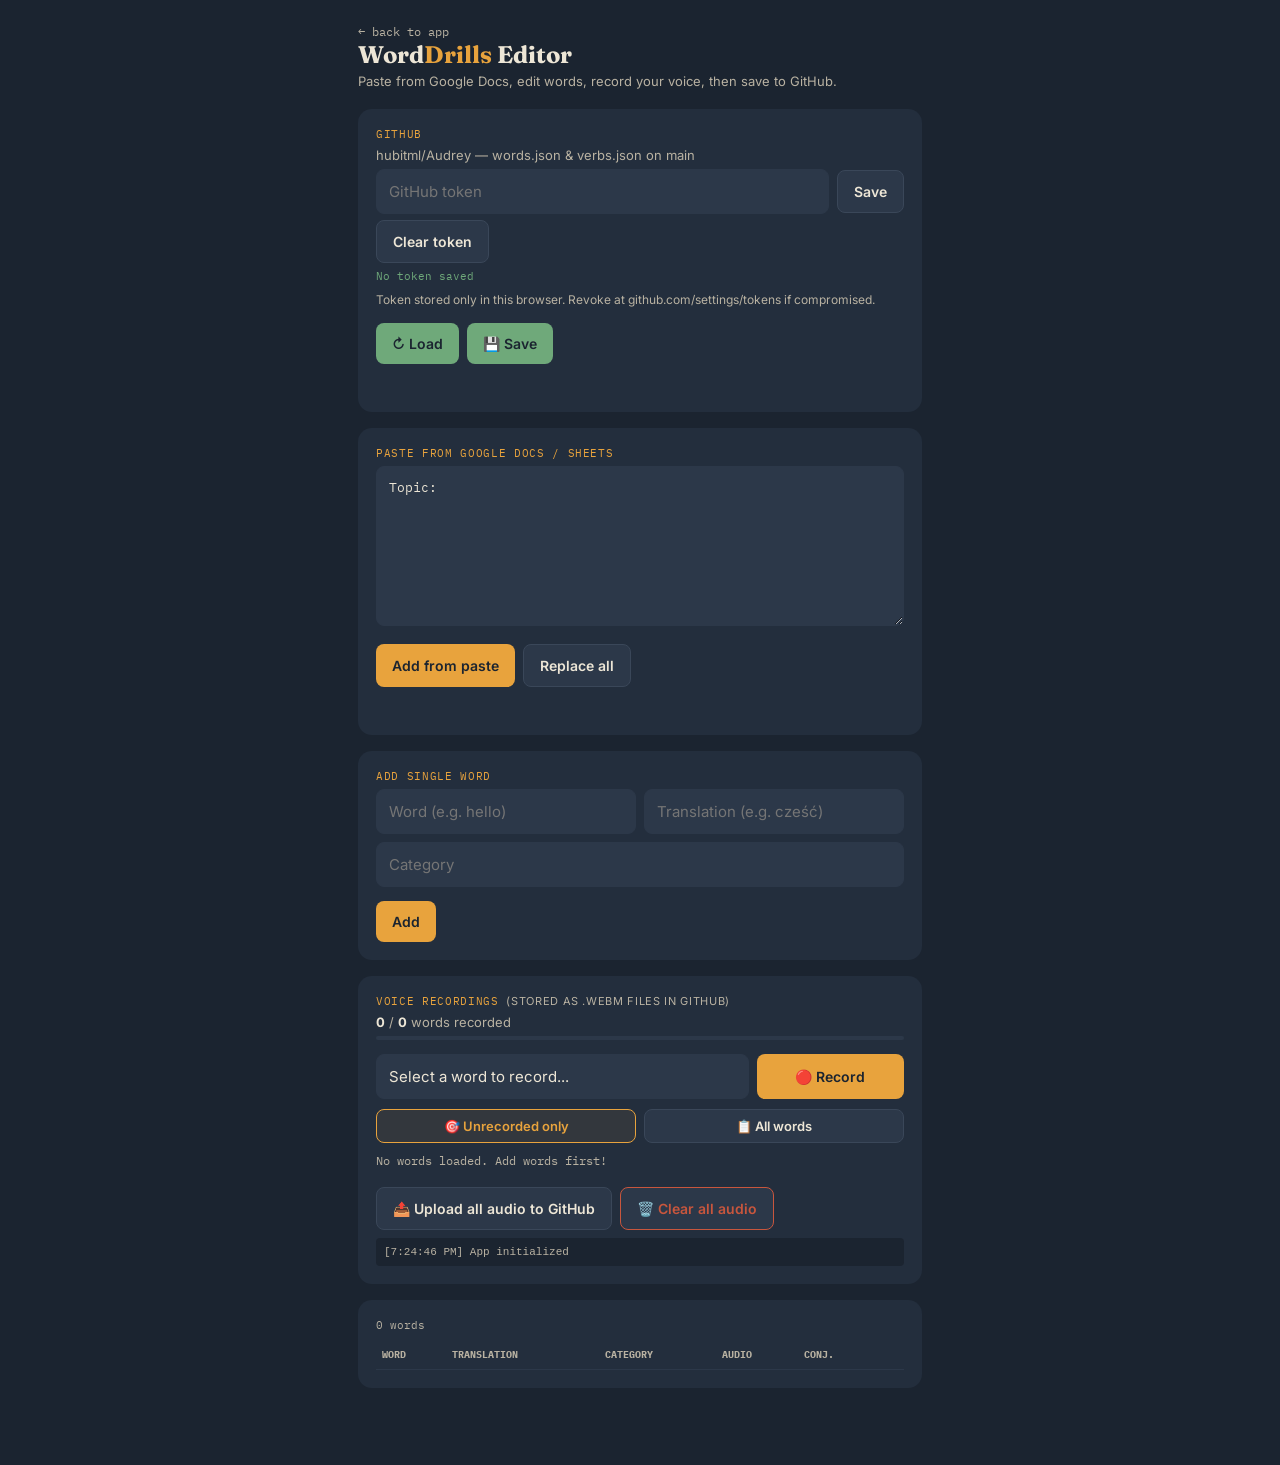
<file: editor.html>
<!DOCTYPE html>
<html lang="en">
<head>
<meta charset="UTF-8">
<meta name="viewport" content="width=device-width, initial-scale=1.0, maximum-scale=1.0">
<title>Word Drills — Editor</title>
<link rel="preconnect" href="https://fonts.googleapis.com">
<link href="https://fonts.googleapis.com/css2?family=Fraunces:opsz,wght@9..144,500;9..144,700&family=Inter:wght@400;500;600;700&family=IBM+Plex+Mono:wght@500&display=swap" rel="stylesheet">
<style>
  :root{
    --ink:#1B2430;
    --surface:#232E3D;
    --surface-2:#2C3849;
    --paper:#EDE6D6;
    --paper-dim:#B9B2A2;
    --amber:#E8A33D;
    --sage:#6FA97A;
    --rust:#C8563D;
    --radius:14px;
  }
  *{box-sizing:border-box;}
  body{
    margin:0;
    background:var(--ink);
    color:var(--paper);
    font-family:'Inter',sans-serif;
    display:flex;
    justify-content:center;
    min-height:100dvh;
  }
  .app{ width:100%; max-width:600px; padding:20px 18px 60px; }
  h1{
    font-family:'Fraunces',serif;
    font-weight:700;
    font-size:24px;
    margin:0 0 4px;
  }
  h1 span{color:var(--amber);}
  .sub{ color:var(--paper-dim); font-size:13px; margin-bottom:20px; }
  .card{ background:var(--surface); border-radius:var(--radius); padding:18px; margin-bottom:16px; }
  label.field-label{
    display:block;
    font-family:'IBM Plex Mono',monospace;
    font-size:11px;
    text-transform:uppercase;
    letter-spacing:0.06em;
    color:var(--amber);
    margin-bottom:6px;
    margin-top:12px;
  }
  label.field-label:first-child{margin-top:0;}
  input, textarea, select{
    width:100%;
    padding:12px;
    border-radius:8px;
    border:1px solid var(--surface-2);
    background:var(--surface-2);
    color:var(--paper);
    font-family:'Inter',sans-serif;
    font-size:15px;
  }
  select{ appearance:none; -webkit-appearance:none; cursor:pointer; }
  textarea{ font-family:'IBM Plex Mono',monospace; font-size:13px; min-height:90px; resize:vertical; }
  .row{ display:flex; gap:8px; align-items:center; }
  .row > *{ flex:1; }
  .row .label-fixed{ flex:0 0 60px; font-size:13px; color:var(--paper-dim); }
  button{
    font-family:'Inter',sans-serif;
    font-weight:600;
    font-size:14px;
    border-radius:8px;
    border:none;
    padding:12px 16px;
    cursor:pointer;
    transition:all 0.2s;
  }
  button:disabled{ opacity:0.5; cursor:not-allowed; }
  .btn-primary{ background:var(--amber); color:var(--ink); }
  .btn-secondary{ background:var(--surface-2); color:var(--paper); border:1px solid #3a4759; }
  .btn-secondary.active{ border-color:var(--amber); color:var(--amber); background:rgba(232,163,61,0.08); }
  .btn-github{ background:var(--sage); color:var(--ink); }
  .btn-row{ display:flex; gap:8px; margin-top:14px; flex-wrap:wrap; }
  table{ width:100%; border-collapse:collapse; margin-top:6px; font-size:14px; }
  th{
    text-align:left;
    font-family:'IBM Plex Mono',monospace;
    font-size:10px;
    text-transform:uppercase;
    color:var(--paper-dim);
    padding:8px 6px;
    border-bottom:1px solid var(--surface-2);
  }
  td{ padding:8px 6px; border-bottom:1px solid var(--surface-2); vertical-align:middle; }
  td input{ padding:8px; font-size:13px; width:100%; }
  .del-btn{
    background:transparent;
    color:var(--rust);
    border:1px solid var(--rust);
    padding:6px 10px;
    font-size:12px;
  }
  .conj-toggle-btn{
    background:transparent;
    color:var(--amber);
    border:1px solid var(--amber);
    padding:4px 8px;
    font-size:11px;
    border-radius:6px;
    cursor:pointer;
  }
  .conj-row{
    display:none;
    background:var(--surface-2);
    padding:10px 8px;
    border-radius:6px;
    margin-top:6px;
  }
  .conj-row.open{ display:block; }
  .conj-row .row{ margin-bottom:4px; }
  .conj-row .row input{ padding:6px; font-size:13px; }
  .conj-row .btn-row{ margin-top:6px; }
  .count-tag{
    font-family:'IBM Plex Mono',monospace;
    font-size:11px;
    color:var(--paper-dim);
    margin-bottom:8px;
  }
  .status{
    font-family:'IBM Plex Mono',monospace;
    font-size:12px;
    color:var(--paper-dim);
    margin-top:10px;
    min-height:20px;
  }
  .status.error{ color:var(--rust); }
  .status.success{ color:var(--sage); }
  a.back-link{
    color:var(--paper-dim);
    font-size:12px;
    text-decoration:none;
    font-family:'IBM Plex Mono',monospace;
  }
  .token-note{
    font-size:12px;
    color:var(--paper-dim);
    margin-top:8px;
    line-height:1.5;
  }
  .token-row{ display:flex; gap:8px; align-items:center; margin-top:6px; }
  .token-row input{ flex:1; }
  .token-saved-tag{
    font-family:'IBM Plex Mono',monospace;
    font-size:11px;
    color:var(--sage);
    margin-top:6px;
  }
  .voice-item{
    display:flex;
    justify-content:space-between;
    align-items:center;
    padding:8px 0;
    border-top:1px solid var(--surface-2);
  }
  .voice-item:first-child{border-top:none;}
  .voice-word{font-weight:600; font-size:15px;}
  .voice-meta{font-size:12px; color:var(--paper-dim); margin-left:8px;}
  .voice-actions{display:flex; gap:6px;}
  .voice-actions button{
    padding:4px 10px;
    border-radius:6px;
    border:1px solid var(--surface-2);
    background:transparent;
    color:var(--paper);
    cursor:pointer;
    font-size:12px;
    transition:all 0.2s;
  }
  .voice-actions button:hover{ border-color:var(--paper-dim); }
  .voice-actions .play-btn{color:var(--sage);}
  .voice-actions .play-btn:hover{border-color:var(--sage);}
  .voice-actions .delete-btn{color:var(--rust);}
  .voice-actions .delete-btn:hover{border-color:var(--rust);}
  .recording-indicator{
    display:inline-block;
    width:10px;
    height:10px;
    border-radius:50%;
    background:var(--rust);
    animation:pulse 1s infinite;
    margin-right:8px;
    vertical-align:middle;
  }
  @keyframes pulse{
    0%,100%{opacity:1;}
    50%{opacity:0.3;}
  }
  .voice-count{ font-size:13px; color:var(--paper-dim); margin-bottom:6px; }
  .voice-count strong{color:var(--paper);}
  .empty-state{
    text-align:center;
    color:var(--paper-dim);
    font-size:13px;
    padding:20px 0;
  }
  .voice-progress-bar{
    height:4px;
    background:var(--surface-2);
    border-radius:2px;
    margin-bottom:14px;
    overflow:hidden;
  }
  .voice-progress-fill{
    height:100%;
    background:var(--sage);
    width:0%;
    transition:width 0.3s;
  }
  .filter-row{ display:flex; gap:8px; margin-bottom:10px; }
  .filter-row button{ flex:1; padding:8px; font-size:13px; }
  .voice-select-row{ display:flex; gap:8px; margin-bottom:10px; }
  .voice-select-row select{ flex:3; }
  .voice-select-row button{ flex:1; min-width:80px; }
  .debug-info{ 
    background:var(--ink); 
    padding:8px; 
    border-radius:4px; 
    font-family:monospace; 
    font-size:11px; 
    margin-top:8px;
    word-break:break-all;
    color:var(--paper-dim);
    max-height:150px;
    overflow-y:auto;
    display:none;
  }
  .audio-status-badge {
    display:inline-block;
    padding:2px 8px;
    border-radius:4px;
    font-size:10px;
    font-weight:bold;
  }
  .audio-status-badge.cloud { background:var(--sage); color:var(--ink); }
  .audio-status-badge.local { background:var(--amber); color:var(--ink); }
  .audio-status-badge.none { background:var(--surface-2); color:var(--paper-dim); }
  
  .audio-player {
    width: 100%;
    max-width: 200px;
    height: 40px;
  }
  .audio-player::-webkit-media-controls-panel {
    background: var(--surface-2);
  }
</style>
</head>
<body>
<div class="app">
  <a class="back-link" href="index.html">&larr; back to app</a>
  <h1>Word<span>Drills</span> Editor</h1>
  <div class="sub">Paste from Google Docs, edit words, record your voice, then save to GitHub.</div>

  <!-- ===== GITHUB ===== -->
  <div class="card">
    <label class="field-label">GitHub</label>
    <div class="sub" style="margin-bottom:6px;">hubitml/Audrey — words.json &amp; verbs.json on main</div>
    <div class="token-row">
      <input id="github-token" type="password" placeholder="GitHub token">
      <button class="btn-secondary" id="token-save-btn">Save</button>
    </div>
    <div class="token-row">
      <button class="btn-secondary" id="token-clear-btn">Clear token</button>
    </div>
    <div class="token-saved-tag" id="token-saved-tag"></div>
    <div class="token-note">Token stored only in this browser. Revoke at github.com/settings/tokens if compromised.</div>
    <div class="btn-row">
      <button class="btn-github" id="github-load-btn">↻ Load</button>
      <button class="btn-github" id="github-save-btn">💾 Save</button>
    </div>
    <div class="status" id="github-status"></div>
  </div>

  <!-- ===== PASTE ===== -->
  <div class="card">
    <label class="field-label">Paste from Google Docs / Sheets</label>
    <textarea id="table-input" style="min-height:160px;" placeholder="Topic: Hospitality

Sól
Salt
Pieprz
Pepper
Kurczak
Chicken">Topic: </textarea>
    <div class="btn-row">
      <button class="btn-primary" id="table-import-btn">Add from paste</button>
      <button class="btn-secondary" id="table-replace-btn">Replace all</button>
    </div>
    <div class="status" id="table-status"></div>
  </div>

  <!-- ===== SINGLE WORD ===== -->
  <div class="card">
    <label class="field-label">Add single word</label>
    <div class="row">
      <div><input id="new-word" placeholder="Word (e.g. hello)"></div>
      <div><input id="new-translation" placeholder="Translation (e.g. cześć)"></div>
    </div>
    <input id="new-category" list="category-list" placeholder="Category" style="margin-top:8px;">
    <datalist id="category-list"></datalist>
    <div class="btn-row">
      <button class="btn-primary" id="add-btn">Add</button>
    </div>
  </div>

  <!-- ===== VOICE MANAGER ===== -->
  <div class="card">
    <label class="field-label">Voice recordings <span style="font-family:Inter;font-size:11px;color:var(--paper-dim);font-weight:400;">(stored as .webm files in GitHub)</span></label>
    <div class="voice-count"><strong id="voice-total">0</strong> / <strong id="voice-total-words">0</strong> words recorded</div>
    
    <div class="voice-progress-bar">
      <div class="voice-progress-fill" id="voice-progress-bar"></div>
    </div>

    <div class="voice-select-row">
      <select id="voice-word-select">
        <option value="">Select a word to record...</option>
      </select>
      <button class="btn-primary" id="voice-record-btn">🔴 Record</button>
    </div>

    <div class="filter-row">
      <button class="btn-secondary active" id="voice-filter-unrecorded">🎯 Unrecorded only</button>
      <button class="btn-secondary" id="voice-filter-all">📋 All words</button>
    </div>

    <div id="voice-status" class="status"></div>
    <div id="voice-list"></div>

    <div class="btn-row">
      <button class="btn-secondary" id="voice-upload-all-btn">📤 Upload all audio to GitHub</button>
      <button class="btn-secondary" id="voice-delete-all-btn" style="border-color:var(--rust); color:var(--rust);">🗑️ Clear all audio</button>
    </div>
    
    <!-- Debug info -->
    <div id="voice-debug" class="debug-info"></div>
  </div>

  <!-- ===== WORD TABLE ===== -->
  <div class="card">
    <div class="count-tag" id="word-count">0 words</div>
    <table>
      <thead><tr><th>Word</th><th>Translation</th><th>Category</th><th>Audio</th><th>Conj.</th><th></th></tr></thead>
      <tbody id="word-table-body"></tbody>
    </table>
  </div>
</div>

<script>
// ================================================================
//  IOS AUDIO UNLOCK
// ================================================================
function enableIOSAudio() {
  const AudioContext = window.AudioContext || window.webkitAudioContext;
  if (AudioContext) {
    const ctx = new AudioContext();
    if (ctx.state === 'suspended') {
      const unlock = () => {
        ctx.resume().then(() => {
          console.log('🔊 Audio context unlocked');
          document.removeEventListener('click', unlock);
          document.removeEventListener('touchstart', unlock);
          document.removeEventListener('touchend', unlock);
        }).catch(err => {
          console.warn('Audio unlock failed:', err);
        });
      };
      document.addEventListener('click', unlock);
      document.addEventListener('touchstart', unlock);
      document.addEventListener('touchend', unlock);
    } else {
      console.log('🔊 Audio context already running');
    }
  }
}
enableIOSAudio();

// ================================================================
//  UTILITY
// ================================================================
const Utils = {
  wordKey: (item) => item.word + '|' + item.translation,
  escapeAttr: (s) => String(s || '').replace(/"/g, '&quot;'),
  capitalize: (s) => s.charAt(0).toUpperCase() + s.slice(1),
  // Generate a safe filename from word + translation
  audioFileName: (word, translation) => {
    const clean = (s) => s.toLowerCase().replace(/[^a-z0-9]/g, '_');
    return `audio/${clean(word)}_${clean(translation)}.webm`;
  },
  // Get the full URL for an audio file on GitHub
  audioUrl: (fileName) => {
    if (!fileName) return null;
    return `https://raw.githubusercontent.com/hubitml/Audrey/main/${fileName}`;
  }
};
const PRONOUNS = ["ja", "ty", "my", "wy", "on/ona/ono", "oni"];

const el = id => document.getElementById(id);

// ================================================================
//  WORD MANAGER
// ================================================================
let words = [];

function refreshTable(){
  const body = el('word-table-body');
  body.innerHTML = '';
  words.forEach((w, i) => {
    const isVerb = w.conjugations && Array.isArray(w.conjugations) && w.conjugations.length === 6;
    const hasConj = isVerb ? '✅' : '';
    const hasAudio = w.audioFile && w.audioFile.length > 0;
    const audioStatus = hasAudio ? '🎤' : '⏺️';
    const audioClass = hasAudio ? 'cloud' : 'none';
    
    const tr = document.createElement('tr');
    tr.innerHTML = `
      <td><input data-i="${i}" data-field="word" value="${Utils.escapeAttr(w.word)}"></td>
      <td><input data-i="${i}" data-field="translation" value="${Utils.escapeAttr(w.translation)}"></td>
      <td><input data-i="${i}" data-field="category" value="${Utils.escapeAttr(w.category)}"></td>
      <td><span class="audio-status-badge ${audioClass}">${audioStatus}</span></td>
      <td><button class="conj-toggle-btn" data-i="${i}">${hasConj || '✏️'}</button></td>
      <td><button class="del-btn" data-i="${i}">Delete</button></td>
    `;
    body.appendChild(tr);

    // Expandable conjugation row
    const conjRow = document.createElement('tr');
    conjRow.className = 'conj-row';
    conjRow.dataset.i = i;
    let html = `<td colspan="6"><div class="conj-row-inner">`;
    PRONOUNS.forEach((p, idx) => {
      const val = (w.conjugations && w.conjugations[idx]) ? w.conjugations[idx] : '';
      html += `<div class="row"><span class="label-fixed">${p}</span><input type="text" class="conj-input" data-idx="${idx}" value="${Utils.escapeAttr(val)}" placeholder="conjugation"></div>`;
    });
    html += `<div class="btn-row"><button class="btn-primary save-conj-btn" data-i="${i}">Save conjugations</button></div></div></td>`;
    conjRow.innerHTML = html;
    body.appendChild(conjRow);

    // Toggle button for conj row
    const toggleBtn = tr.querySelector('.conj-toggle-btn');
    toggleBtn.addEventListener('click', () => {
      const row = body.querySelector(`.conj-row[data-i="${i}"]`);
      row.classList.toggle('open');
    });

    // Save conjugations
    const saveBtn = conjRow.querySelector('.save-conj-btn');
    saveBtn.addEventListener('click', () => {
      const inputs = conjRow.querySelectorAll('.conj-input');
      const newConj = Array.from(inputs).map(inp => inp.value.trim());
      if (newConj.some(c => c === '')) {
        el('table-status').textContent = 'All 6 conjugations must be filled.';
        el('table-status').className = 'status error';
        return;
      }
      w.conjugations = newConj;
      refreshTable();
      el('table-status').textContent = `Conjugations saved for "${w.word}".`;
      el('table-status').className = 'status success';
    });
  });

  // Bind inline edits
  body.querySelectorAll('input[data-i]').forEach(inp => {
    inp.addEventListener('input', e => {
      const i = e.target.dataset.i, field = e.target.dataset.field;
      words[i][field] = e.target.value;
      refreshCategoryList();
      populateWordSelect();
      updateVoiceCount();
    });
  });

  // Delete buttons
  body.querySelectorAll('.del-btn').forEach(btn => {
    btn.addEventListener('click', e => {
      words.splice(e.target.dataset.i, 1);
      refreshTable();
      populateWordSelect();
      updateVoiceCount();
    });
  });

  el('word-count').textContent = words.length + ' word' + (words.length === 1 ? '' : 's');
  refreshCategoryList();
}

function refreshCategoryList(){
  const cats = [...new Set(words.map(w => w.category).filter(Boolean))];
  el('category-list').innerHTML = cats.map(c => `<option value="${Utils.escapeAttr(c)}">`).join('');
}

// ================================================================
//  ADD SINGLE WORD
// ================================================================
el('add-btn').addEventListener('click', () => {
  const word = el('new-word').value.trim();
  const translation = el('new-translation').value.trim();
  const category = el('new-category').value.trim() || 'uncategorized';
  if (!word || !translation) {
    el('table-status').textContent = 'Word and translation required.';
    el('table-status').className = 'status error';
    return;
  }
  words.push({ word, translation, category });
  el('new-word').value = '';
  el('new-translation').value = '';
  el('new-category').value = '';
  refreshTable();
  populateWordSelect();
  updateVoiceCount();
  el('table-status').textContent = `Added "${word}".`;
  el('table-status').className = 'status success';
});

// ================================================================
//  PASTE
// ================================================================
function splitCells(line){
  if (line.includes('\t')) return line.split('\t').map(c => c.trim());
  if (line.includes(',')) return line.split(',').map(c => c.trim());
  if (line.includes(' - ') || /^\S+\s*-\s*\S/.test(line)) return line.split('-').map(c => c.trim());
  return [line.trim()];
}

function looksLikeHeader(cells){
  const joined = cells.join(' ').toLowerCase();
  return /\b(word|translation|category|term|meaning)\b/.test(joined) && cells.length <= 4;
}

function parseTable(text){
  const rawLines = text.split('\n').map(l => l.trim()).filter(Boolean);
  const parsed = [];
  let currentCategory = 'uncategorized';
  let pendingWord = null;

  rawLines.forEach((line, idx) => {
    const topicMatch = line.match(/^(topic|category)\s*:\s*(.+)$/i);
    if (topicMatch){ currentCategory = topicMatch[2].trim(); pendingWord = null; return; }
    const cells = splitCells(line).map(c => c.replace(/^"|"$/g, ''));
    if (idx === 0 && looksLikeHeader(cells)) return;
    if (cells.length >= 2 && cells[0] && cells[1]){
      parsed.push({ word: cells[0], translation: cells[1], category: cells[2] || currentCategory });
      pendingWord = null;
    } else if (cells[0]){
      if (pendingWord === null){ pendingWord = cells[0]; }
      else { parsed.push({ word: pendingWord, translation: cells[0], category: currentCategory }); pendingWord = null; }
    }
  });
  return parsed;
}

el('table-import-btn').addEventListener('click', () => {
  const parsed = parseTable(el('table-input').value);
  if (parsed.length === 0){ el('table-status').textContent = 'No words found.'; el('table-status').className = 'status error'; return; }
  words = words.concat(parsed);
  refreshTable();
  populateWordSelect();
  updateVoiceCount();
  el('table-status').textContent = 'Added ' + parsed.length + ' words.';
  el('table-status').className = 'status success';
  el('table-input').value = 'Topic: ';
});

el('table-replace-btn').addEventListener('click', () => {
  const parsed = parseTable(el('table-input').value);
  if (parsed.length === 0){ el('table-status').textContent = 'No words found.'; el('table-status').className = 'status error'; return; }
  words = parsed;
  refreshTable();
  populateWordSelect();
  updateVoiceCount();
  el('table-status').textContent = 'Replaced with ' + parsed.length + ' words.';
  el('table-status').className = 'status success';
  el('table-input').value = 'Topic: ';
});

// ================================================================
//  GITHUB - LOAD & SAVE
// ================================================================
const GH_OWNER = 'hubitml';
const GH_REPO = 'Audrey';
const GH_BRANCH = 'main';
const GH_TOKEN_KEY = 'wordDrillsGithubToken';
let currentFileShaWords = null;
let currentFileShaVerbs = null;

function getToken(){ return localStorage.getItem(GH_TOKEN_KEY) || ''; }
function setToken(token){ localStorage.setItem(GH_TOKEN_KEY, token); updateTokenSavedTag(); }
function clearToken(){ localStorage.removeItem(GH_TOKEN_KEY); el('github-token').value = ''; updateTokenSavedTag(); }
function updateTokenSavedTag(){
  el('token-saved-tag').textContent = getToken() ? '✓ Token saved' : 'No token saved';
}

el('token-save-btn').addEventListener('click', () => {
  const val = el('github-token').value.trim();
  if (!val){ el('github-status').textContent = 'Enter a token.'; el('github-status').className = 'status error'; return; }
  setToken(val);
  el('github-token').value = '';
  el('github-status').textContent = 'Token saved.';
  el('github-status').className = 'status';
});

el('token-clear-btn').addEventListener('click', () => {
  clearToken();
  el('github-status').textContent = 'Token cleared.';
  el('github-status').className = 'status';
});

async function fetchFileSha(token, path){
  const url = `https://api.github.com/repos/${GH_OWNER}/${GH_REPO}/contents/${path}?ref=${GH_BRANCH}`;
  const res = await fetch(url, { headers: { 'Authorization': `Bearer ${token}`, 'Accept': 'application/vnd.github+json' } });
  if (res.ok){ const data = await res.json(); return data.sha; }
  return null;
}

async function saveFile(token, path, content, sha){
  const url = `https://api.github.com/repos/${GH_OWNER}/${GH_REPO}/contents/${path}`;
  const jsonStr = JSON.stringify(content, null, 2);
  const contentB64 = btoa(unescape(encodeURIComponent(jsonStr)));
  const body = { message: `Update ${path} (${content.length} entries)`, content: contentB64, branch: GH_BRANCH };
  if (sha) body.sha = sha;
  const res = await fetch(url, {
    method: 'PUT',
    headers: { 'Authorization': `Bearer ${token}`, 'Accept': 'application/vnd.github+json', 'Content-Type': 'application/json' },
    body: JSON.stringify(body)
  });
  if (!res.ok){ const errData = await res.json().catch(() => ({})); throw new Error(`GitHub ${res.status}: ${errData.message || res.statusText}`); }
  const data = await res.json();
  return data.content.sha;
}

// Upload an audio file to GitHub
async function uploadAudioFile(token, fileName, audioBlob) {
  const url = `https://api.github.com/repos/${GH_OWNER}/${GH_REPO}/contents/${fileName}`;
  
  const reader = new FileReader();
  const base64 = await new Promise((resolve) => {
    reader.onloadend = () => {
      const data = reader.result.split(',')[1];
      resolve(data);
    };
    reader.readAsDataURL(audioBlob);
  });
  
  const body = {
    message: `Upload audio: ${fileName}`,
    content: base64,
    branch: GH_BRANCH
  };
  
  try {
    const existing = await fetch(url, {
      headers: { 'Authorization': `Bearer ${token}`, 'Accept': 'application/vnd.github+json' }
    });
    if (existing.ok) {
      const data = await existing.json();
      body.sha = data.sha;
    }
  } catch (e) {
    // File doesn't exist
  }
  
  const res = await fetch(url, {
    method: 'PUT',
    headers: { 'Authorization': `Bearer ${token}`, 'Accept': 'application/vnd.github+json', 'Content-Type': 'application/json' },
    body: JSON.stringify(body)
  });
  
  if (!res.ok) {
    const errData = await res.json().catch(() => ({}));
    throw new Error(`GitHub upload failed: ${errData.message || res.statusText}`);
  }
  
  return await res.json();
}

// Upload all audio files to GitHub
async function uploadAllAudio(token) {
  const withAudio = words.filter(w => w.audioData && w.audioData.length > 0);
  let uploaded = 0;
  let failed = 0;
  
  for (const word of withAudio) {
    try {
      const fileName = Utils.audioFileName(word.word, word.translation);
      const byteCharacters = atob(word.audioData);
      const byteNumbers = new Array(byteCharacters.length);
      for (let i = 0; i < byteCharacters.length; i++) {
        byteNumbers[i] = byteCharacters.charCodeAt(i);
      }
      const byteArray = new Uint8Array(byteNumbers);
      const blob = new Blob([byteArray], { type: word.audioType || 'audio/webm' });
      
      await uploadAudioFile(token, fileName, blob);
      
      // Update word with the GitHub file path
      word.audioFile = fileName;
      delete word.audioData; // Remove the base64 data to save space
      word.audioUploaded = true;
      
      uploaded++;
      logDebug(`Uploaded audio: ${fileName}`);
      
    } catch (err) {
      failed++;
      console.error(`Failed to upload ${word.word}:`, err);
    }
  }
  
  return { uploaded, failed };
}

// ===== GITHUB LOAD/SAVE =====
el('github-load-btn').addEventListener('click', async () => {
  const status = el('github-status');
  const token = getToken();
  if (!token){ status.textContent = 'Save a GitHub token first.'; status.className = 'status error'; return; }
  status.textContent = 'Loading…';
  status.className = 'status';
  try {
    let loadedWords = [];
    let loadedVerbs = [];

    // Load words.json
    const wordsRes = await fetch(`https://api.github.com/repos/${GH_OWNER}/${GH_REPO}/contents/words.json?ref=${GH_BRANCH}`, {
      headers: { 'Authorization': `Bearer ${token}`, 'Accept': 'application/vnd.github+json' }
    });
    if (wordsRes.ok){
      const data = await wordsRes.json();
      currentFileShaWords = data.sha;
      const decoded = decodeURIComponent(escape(atob(data.content.replace(/\n/g, ''))));
      loadedWords = JSON.parse(decoded);
    } else if (wordsRes.status !== 404) {
      throw new Error(`words.json: ${wordsRes.status} ${wordsRes.statusText}`);
    }

    // Load verbs.json
    const verbsRes = await fetch(`https://api.github.com/repos/${GH_OWNER}/${GH_REPO}/contents/verbs.json?ref=${GH_BRANCH}`, {
      headers: { 'Authorization': `Bearer ${token}`, 'Accept': 'application/vnd.github+json' }
    });
    if (verbsRes.ok){
      const data = await verbsRes.json();
      currentFileShaVerbs = data.sha;
      const decoded = decodeURIComponent(escape(atob(data.content.replace(/\n/g, ''))));
      loadedVerbs = JSON.parse(decoded);
    } else if (verbsRes.status !== 404) {
      throw new Error(`verbs.json: ${verbsRes.status} ${verbsRes.statusText}`);
    }

    words = [...loadedWords, ...loadedVerbs];
    
    refreshTable();
    populateWordSelect();
    updateVoiceCount();
    
    const audioCount = words.filter(w => w.audioFile).length;
    status.textContent = `Loaded ${words.length} words (${audioCount} with audio).`;
    status.className = 'status';
  } catch (err) {
    status.textContent = 'Load failed: ' + err.message;
    status.className = 'status error';
    console.error(err);
  }
});

el('github-save-btn').addEventListener('click', async () => {
  const status = el('github-status');
  const token = getToken();
  if (!token){ status.textContent = 'Save a GitHub token first.'; status.className = 'status error'; return; }
  status.textContent = 'Saving…';
  status.className = 'status';
  try {
    // Separate words and verbs
    const wordsOnly = words.filter(w => !w.conjugations || !Array.isArray(w.conjugations) || w.conjugations.length !== 6);
    const verbsOnly = words.filter(w => w.conjugations && Array.isArray(w.conjugations) && w.conjugations.length === 6);

    // Clean up - keep only necessary fields
    const cleanWords = wordsOnly.map(w => {
      const clean = { word: w.word, translation: w.translation, category: w.category || 'uncategorized' };
      if (w.audioFile) clean.audioFile = w.audioFile;
      return clean;
    });
    
    const cleanVerbs = verbsOnly.map(w => {
      const clean = { word: w.word, translation: w.translation, category: w.category || 'uncategorized', conjugations: w.conjugations };
      if (w.audioFile) clean.audioFile = w.audioFile;
      return clean;
    });

    const shaWords = await fetchFileSha(token, 'words.json');
    const newShaWords = await saveFile(token, 'words.json', cleanWords, shaWords);
    currentFileShaWords = newShaWords;

    const shaVerbs = await fetchFileSha(token, 'verbs.json');
    const newShaVerbs = await saveFile(token, 'verbs.json', cleanVerbs, shaVerbs);
    currentFileShaVerbs = newShaVerbs;

    const audioCount = words.filter(w => w.audioFile).length;
    status.textContent = `Saved ${wordsOnly.length} words and ${verbsOnly.length} verbs (${audioCount} with audio).`;
    status.className = 'status';
  } catch (err) {
    status.textContent = 'Save failed: ' + err.message;
    status.className = 'status error';
    console.error(err);
  }
});

// ================================================================
//  VOICE RECORDING
// ================================================================
let voiceIsRecording = false;
let voicePending = null;
let voiceFilter = 'unrecorded';
let debugMode = true;
let mediaRecorder = null;
let audioChunks = [];

function logDebug(message, data) {
  const debugEl = el('voice-debug');
  if (debugMode && debugEl) {
    const timestamp = new Date().toLocaleTimeString();
    const logMessage = data ? `${message}: ${JSON.stringify(data)}` : message;
    debugEl.innerHTML += `\n[${timestamp}] ${logMessage}`;
    debugEl.style.display = 'block';
    debugEl.scrollTop = debugEl.scrollHeight;
    console.log('[Voice Debug]', message, data || '');
  }
}

async function loadVoiceRecordings() {
  populateWordSelect();
  renderVoiceList();
  updateVoiceCount();
}

function populateWordSelect() {
  const select = el('voice-word-select');
  const currentVal = select.value;
  select.innerHTML = '<option value="">Select a word to record...</option>';
  
  const wordsToShow = voiceFilter === 'all' 
    ? words 
    : words.filter(w => !w.audioData && !w.audioFile);
  
  wordsToShow.forEach(w => {
    const opt = document.createElement('option');
    opt.value = Utils.wordKey(w);
    const hasAudio = w.audioData || w.audioFile;
    const status = hasAudio ? ' ✓' : '';
    opt.textContent = `${w.word} → ${w.translation} [${w.category}]${status}`;
    if (opt.value === currentVal) opt.selected = true;
    select.appendChild(opt);
  });
}

function renderVoiceList() {
  const container = el('voice-list');
  const withAudio = words.filter(w => w.audioData || w.audioFile);
  
  if (withAudio.length === 0) {
    container.innerHTML = `<div class="empty-state">No recordings yet. Select a word above and click Record.</div>`;
    return;
  }

  container.innerHTML = withAudio.map(w => {
    const dataSize = w.audioData ? (w.audioData.length / 1024).toFixed(1) + ' KB' : '✅ uploaded';
    const isUploaded = w.audioFile ? ' (📤 on GitHub)' : ' (💾 local)';
    
    return `
    <div class="voice-item">
      <div>
        <span class="voice-word">${w.word}</span>
        <span class="voice-meta">${w.translation}</span>
        <span class="voice-meta">[${w.category}]</span>
        <span class="voice-meta" style="color:var(--sage);">✓ ${dataSize}${isUploaded}</span>
      </div>
      <div class="voice-actions">
        <button class="play-btn" onclick="window.playVoice('${Utils.wordKey(w)}')">▶️</button>
        <button class="delete-btn" onclick="window.deleteVoice('${Utils.wordKey(w)}')">🗑️</button>
      </div>
    </div>
  `}).join('');
}

function updateVoiceCount() {
  const total = words.length;
  const recorded = words.filter(w => w.audioData || w.audioFile).length;
  el('voice-total').textContent = recorded;
  el('voice-total-words').textContent = total;
  
  const pct = total > 0 ? Math.round((recorded / total) * 100) : 0;
  el('voice-progress-bar').style.width = pct + '%';
  
  if (total === 0) {
    el('voice-status').textContent = 'No words loaded. Add words first!';
    el('voice-status').className = 'status';
  } else if (recorded === total && total > 0) {
    el('voice-status').textContent = '🎉 All words recorded! Click "Upload all audio" to save to GitHub.';
    el('voice-status').className = 'status success';
  } else {
    el('voice-status').textContent = `${total - recorded} words left to record`;
    el('voice-status').className = 'status';
  }
}

async function startVoiceRecording() {
  const select = el('voice-word-select');
  const wordKey = select.value;
  
  if (!wordKey) {
    el('voice-status').textContent = '⚠️ Select a word first.';
    el('voice-status').className = 'status error';
    return;
  }

  const wordObj = words.find(w => Utils.wordKey(w) === wordKey);
  if (!wordObj) {
    el('voice-status').textContent = '⚠️ Word not found in your list.';
    el('voice-status').className = 'status error';
    return;
  }

  if (wordObj.audioData || wordObj.audioFile) {
    if (!confirm(`"${wordObj.word}" already has audio. Overwrite?`)) return;
  }

  try {
    el('voice-status').textContent = '🎤 Requesting microphone access...';
    el('voice-status').className = 'status';
    
    const stream = await navigator.mediaDevices.getUserMedia({ 
      audio: {
        echoCancellation: true,
        noiseSuppression: true,
        autoGainControl: true
      } 
    });
    
    let mimeType = 'audio/webm;codecs=opus';
    if (!MediaRecorder.isTypeSupported(mimeType)) {
      mimeType = 'audio/webm';
      if (!MediaRecorder.isTypeSupported(mimeType)) {
        if (MediaRecorder.isTypeSupported('audio/mp4')) {
          mimeType = 'audio/mp4';
        } else if (MediaRecorder.isTypeSupported('audio/ogg')) {
          mimeType = 'audio/ogg';
        }
      }
    }
    
    logDebug('Using MIME type:', mimeType);
    
    mediaRecorder = new MediaRecorder(stream, {
      mimeType: mimeType,
      audioBitsPerSecond: 128000
    });
    
    audioChunks = [];
    
    mediaRecorder.ondataavailable = (event) => {
      if (event.data && event.data.size > 0) {
        audioChunks.push(event.data);
        logDebug('Chunk received:', event.data.size);
      }
    };
    
    mediaRecorder.start(1000);
    voiceIsRecording = true;
    voicePending = { wordKey, word: wordObj.word, translation: wordObj.translation, category: wordObj.category };
    
    el('voice-record-btn').textContent = '⏹️ Stop';
    el('voice-record-btn').style.background = 'var(--rust)';
    el('voice-status').innerHTML = `<span class="recording-indicator"></span> Recording "${wordObj.word}"... Click Stop when done.`;
    el('voice-status').className = 'status';
    
    logDebug('Recording started for', wordObj.word);
    
  } catch (err) {
    console.error('Recording error:', err);
    if (err.name === 'NotAllowedError') {
      el('voice-status').textContent = '❌ Microphone access denied. Please allow microphone access in your browser settings.';
    } else if (err.name === 'NotFoundError') {
      el('voice-status').textContent = '❌ No microphone found. Please connect a microphone.';
    } else {
      el('voice-status').textContent = '❌ ' + err.message;
    }
    el('voice-status').className = 'status error';
    voiceIsRecording = false;
  }
}

async function stopVoiceRecording() {
  try {
    if (!mediaRecorder || !voiceIsRecording) {
      throw new Error('No recording in progress');
    }
    
    el('voice-status').textContent = '⏹️ Stopping recording...';
    el('voice-status').className = 'status';
    
    const audioBlob = await new Promise((resolve) => {
      mediaRecorder.onstop = () => {
        const blob = new Blob(audioChunks, { type: mediaRecorder.mimeType || 'audio/webm' });
        logDebug('Audio blob size:', blob.size);
        resolve(blob);
      };
      mediaRecorder.stop();
      mediaRecorder.stream.getTracks().forEach(track => track.stop());
    });
    
    if (!audioBlob || audioBlob.size === 0) {
      throw new Error('Audio recording is empty (0 bytes)');
    }
    
    if (!voicePending) {
      throw new Error('No pending recording');
    }

    // Convert audio to base64 for local storage
    const audioData = await new Promise((resolve) => {
      const reader = new FileReader();
      reader.onloadend = () => {
        const base64 = reader.result.split(',')[1];
        resolve(base64);
      };
      reader.readAsDataURL(audioBlob);
    });

    // Find and update the word object
    const wordIndex = words.findIndex(w => Utils.wordKey(w) === voicePending.wordKey);
    if (wordIndex === -1) {
      throw new Error('Word not found in list');
    }
    
    words[wordIndex].audioData = audioData;
    words[wordIndex].audioType = mediaRecorder.mimeType || 'audio/webm';
    // Remove any old audioFile reference (will be re-created on upload)
    delete words[wordIndex].audioFile;
    
    voiceIsRecording = false;
    const savedWord = words[wordIndex].word;
    voicePending = null;
    
    el('voice-record-btn').textContent = '🔴 Record';
    el('voice-record-btn').style.background = '';
    el('voice-status').textContent = `✅ Audio saved locally for "${savedWord}"! (${(audioData.length / 1024).toFixed(1)} KB)`;
    el('voice-status').className = 'status success';

    refreshTable();
    populateWordSelect();
    renderVoiceList();
    updateVoiceCount();
    
    // Auto-play to verify
    try {
      playAudioFromData(audioData, mediaRecorder.mimeType);
    } catch (playErr) {
      // Don't show error for auto-play
    }
    
  } catch (err) {
    console.error('Stop recording error:', err);
    el('voice-status').textContent = '❌ Error saving: ' + err.message;
    el('voice-status').className = 'status error';
    voiceIsRecording = false;
    el('voice-record-btn').textContent = '🔴 Record';
    el('voice-record-btn').style.background = '';
  }
}

function playAudioFromData(audioData, mimeType = 'audio/webm') {
  try {
    if (!audioData || audioData.length === 0) {
      throw new Error('No audio data');
    }
    
    const byteCharacters = atob(audioData);
    const byteNumbers = new Array(byteCharacters.length);
    for (let i = 0; i < byteCharacters.length; i++) {
      byteNumbers[i] = byteCharacters.charCodeAt(i);
    }
    const byteArray = new Uint8Array(byteNumbers);
    const blob = new Blob([byteArray], { type: mimeType || 'audio/webm' });
    
    const url = URL.createObjectURL(blob);
    const audio = new Audio(url);
    
    audio.onended = () => URL.revokeObjectURL(url);
    audio.onerror = (e) => {
      console.warn('Playback error:', e);
    };
    
    audio.play().catch(err => {
      console.warn('Play failed:', err);
      el('voice-status').textContent = '⚠️ Tap play again to hear audio (iOS requires user interaction).';
      el('voice-status').className = 'status error';
    });
    
    return audio;
    
  } catch (err) {
    console.error('Play error:', err);
    throw err;
  }
}

function playAudioFromUrl(url) {
  try {
    const audio = new Audio(url);
    audio.onerror = (e) => {
      console.warn('Playback error:', e);
    };
    audio.play().catch(err => {
      console.warn('Play failed:', err);
    });
    return audio;
  } catch (err) {
    console.error('Play error:', err);
    throw err;
  }
}

el('voice-record-btn').addEventListener('click', () => {
  if (voiceIsRecording) { 
    stopVoiceRecording(); 
  } else { 
    startVoiceRecording(); 
  }
});

el('voice-filter-unrecorded').addEventListener('click', () => {
  voiceFilter = 'unrecorded';
  el('voice-filter-unrecorded').classList.add('active');
  el('voice-filter-all').classList.remove('active');
  populateWordSelect();
  renderVoiceList();
});

el('voice-filter-all').addEventListener('click', () => {
  voiceFilter = 'all';
  el('voice-filter-all').classList.add('active');
  el('voice-filter-unrecorded').classList.remove('active');
  populateWordSelect();
  renderVoiceList();
});

// Upload all audio files to GitHub
el('voice-upload-all-btn').addEventListener('click', async () => {
  const token = getToken();
  if (!token) {
    el('voice-status').textContent = '❌ Please save a GitHub token first.';
    el('voice-status').className = 'status error';
    return;
  }
  
  const withAudio = words.filter(w => w.audioData && w.audioData.length > 0);
  if (withAudio.length === 0) {
    el('voice-status').textContent = '⚠️ No audio data to upload.';
    el('voice-status').className = 'status error';
    return;
  }
  
  if (!confirm(`Upload ${withAudio.length} audio files to GitHub?`)) return;
  
  el('voice-status').textContent = `📤 Uploading ${withAudio.length} audio files...`;
  el('voice-status').className = 'status';
  
  try {
    const result = await uploadAllAudio(token);
    
    // Update the UI
    refreshTable();
    populateWordSelect();
    renderVoiceList();
    updateVoiceCount();
    
    el('voice-status').textContent = `📤 Upload complete: ${result.uploaded} uploaded, ${result.failed} failed.`;
    el('voice-status').className = result.failed > 0 ? 'status error' : 'status success';
    
  } catch (err) {
    console.error('Upload error:', err);
    el('voice-status').textContent = '❌ Upload failed: ' + err.message;
    el('voice-status').className = 'status error';
  }
});

window.playVoice = function(wordKey) {
  try {
    const word = words.find(w => Utils.wordKey(w) === wordKey);
    if (!word) {
      el('voice-status').textContent = '⚠️ Word not found.';
      el('voice-status').className = 'status error';
      return;
    }
    
    // If we have an audioFile, play from GitHub
    if (word.audioFile) {
      const url = Utils.audioUrl(word.audioFile);
      if (!url) {
        el('voice-status').textContent = '⚠️ No audio URL found.';
        el('voice-status').className = 'status error';
        return;
      }
      
      el('voice-status').textContent = '▶️ Playing from GitHub...';
      el('voice-status').className = 'status';
      
      playAudioFromUrl(url);
      
      setTimeout(() => {
        if (el('voice-status').textContent === '▶️ Playing from GitHub...') {
          el('voice-status').textContent = '';
        }
      }, 3000);
      return;
    }
    
    // Otherwise play from local data
    if (word.audioData) {
      el('voice-status').textContent = '▶️ Playing...';
      el('voice-status').className = 'status';
      
      playAudioFromData(word.audioData, word.audioType || 'audio/webm');
      
      setTimeout(() => {
        if (el('voice-status').textContent === '▶️ Playing...') {
          el('voice-status').textContent = '';
        }
      }, 3000);
      return;
    }
    
    el('voice-status').textContent = '⚠️ No audio found for this word.';
    el('voice-status').className = 'status error';
    
  } catch (err) {
    console.error('Play error:', err);
    el('voice-status').textContent = '❌ Playback error: ' + err.message;
    el('voice-status').className = 'status error';
  }
};

window.deleteVoice = function(wordKey) {
  if (!confirm('Delete this recording?')) return;
  
  const word = words.find(w => Utils.wordKey(w) === wordKey);
  if (!word) return;
  
  delete word.audioData;
  delete word.audioFile;
  delete word.audioType;
  
  refreshTable();
  populateWordSelect();
  renderVoiceList();
  updateVoiceCount();
  
  el('voice-status').textContent = '🗑️ Audio deleted.';
  el('voice-status').className = 'status';
  setTimeout(() => { el('voice-status').textContent = ''; }, 3000);
};

el('voice-delete-all-btn').addEventListener('click', async () => {
  if (!confirm('Delete ALL audio recordings from ALL words? This cannot be undone!')) return;
  
  words.forEach(w => {
    delete w.audioData;
    delete w.audioFile;
    delete w.audioType;
  });
  
  refreshTable();
  populateWordSelect();
  renderVoiceList();
  updateVoiceCount();
  
  el('voice-status').textContent = '🗑️ All audio deleted.';
  el('voice-status').className = 'status';
  setTimeout(() => { el('voice-status').textContent = ''; }, 3000);
});

// Toggle debug mode
el('voice-status').addEventListener('dblclick', () => {
  debugMode = !debugMode;
  const debugEl = el('voice-debug');
  if (!debugMode) {
    debugEl.style.display = 'none';
  } else {
    debugEl.style.display = 'block';
    logDebug('Debug mode enabled');
  }
});

document.addEventListener('keydown', (e) => {
  if (e.key === 'Escape' && voiceIsRecording) { stopVoiceRecording(); }
});

// ================================================================
//  INIT
// ================================================================
async function init() {
  try {
    updateTokenSavedTag();
    refreshTable();
    populateWordSelect();
    updateVoiceCount();
    
    if (!navigator.mediaDevices || !navigator.mediaDevices.getUserMedia) {
      el('voice-record-btn').disabled = true;
      el('voice-status').textContent = '⚠️ Microphone not supported in this browser or HTTPS required.';
      el('voice-status').className = 'status error';
    }
    
    logDebug('App initialized');
    
    document.addEventListener('touchstart', () => {
      const ctx = new (window.AudioContext || window.webkitAudioContext)();
      if (ctx.state === 'suspended') {
        ctx.resume();
      }
    }, { once: true });
    
  } catch (err) {
    console.error('Init error:', err);
    el('voice-status').textContent = '❌ Initialization error: ' + err.message;
    el('voice-status').className = 'status error';
  }
}

init();
</script>
</body>
</html>
</file>
